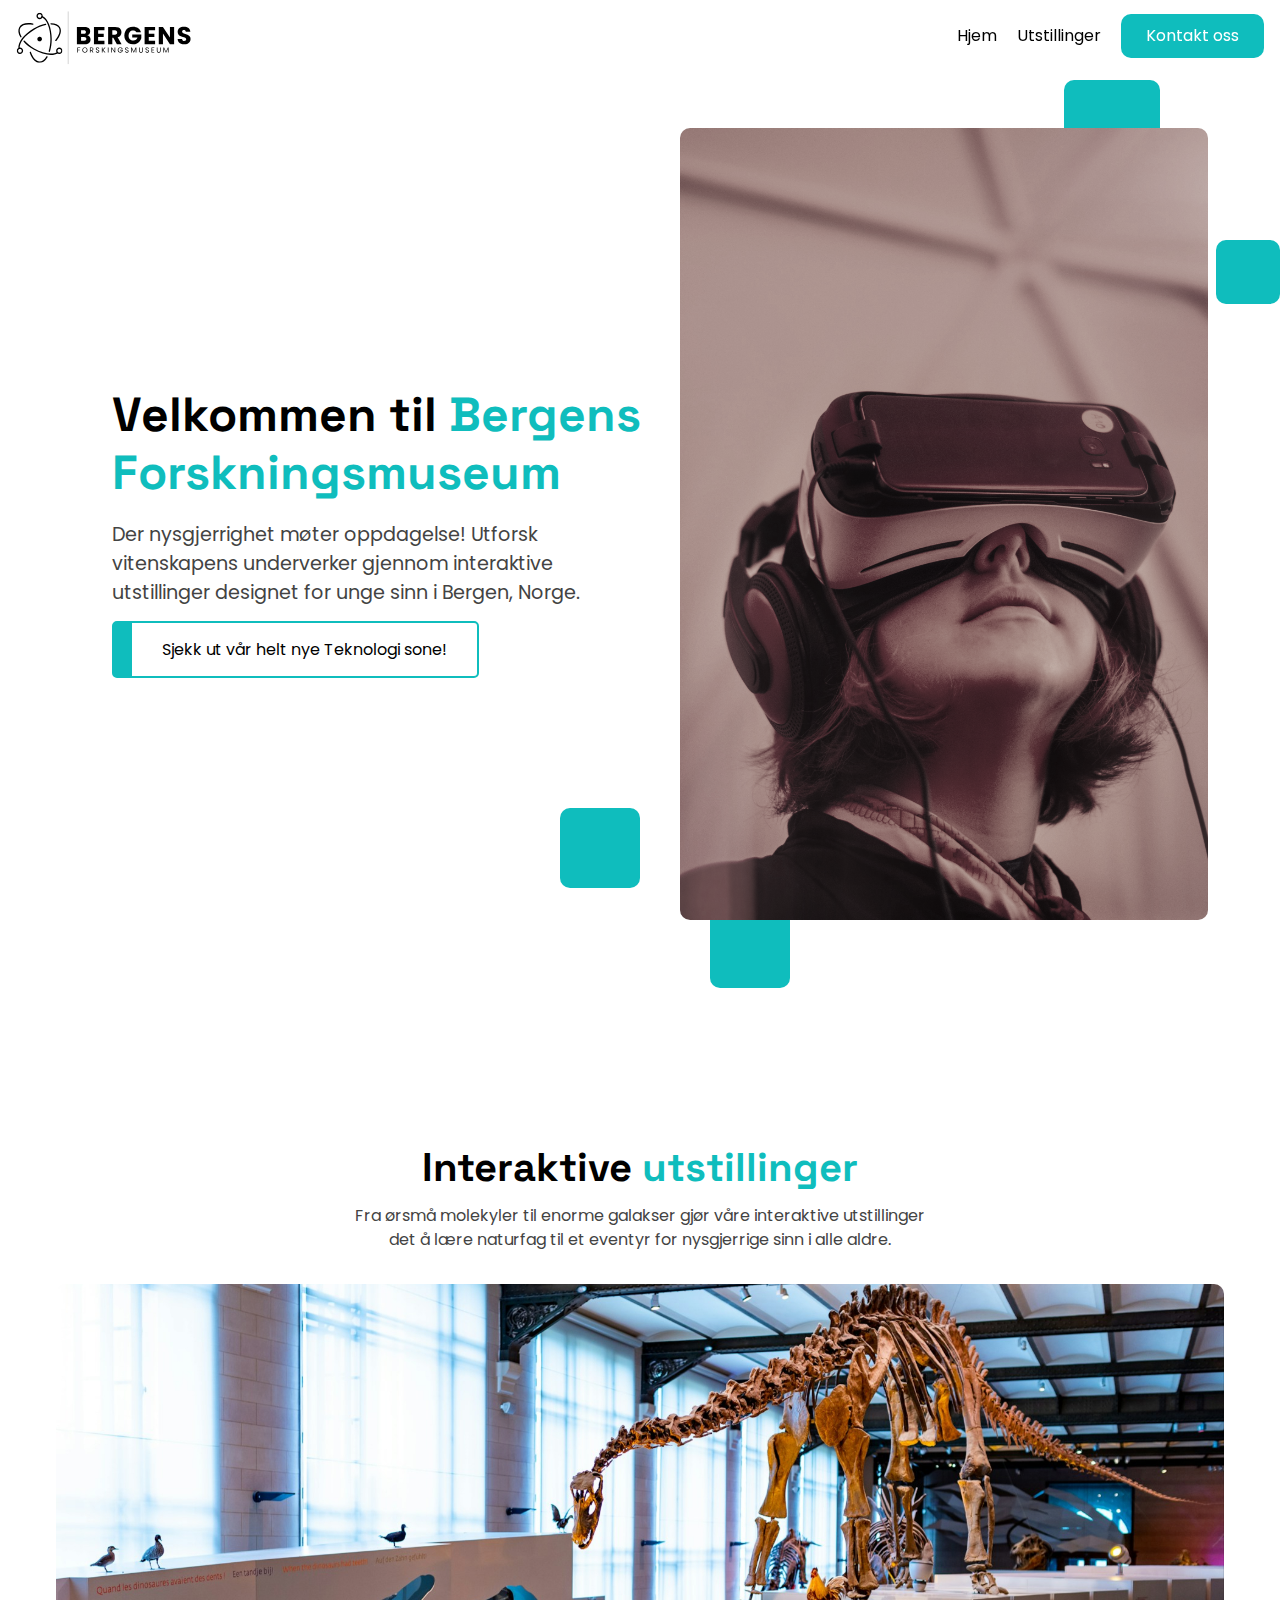
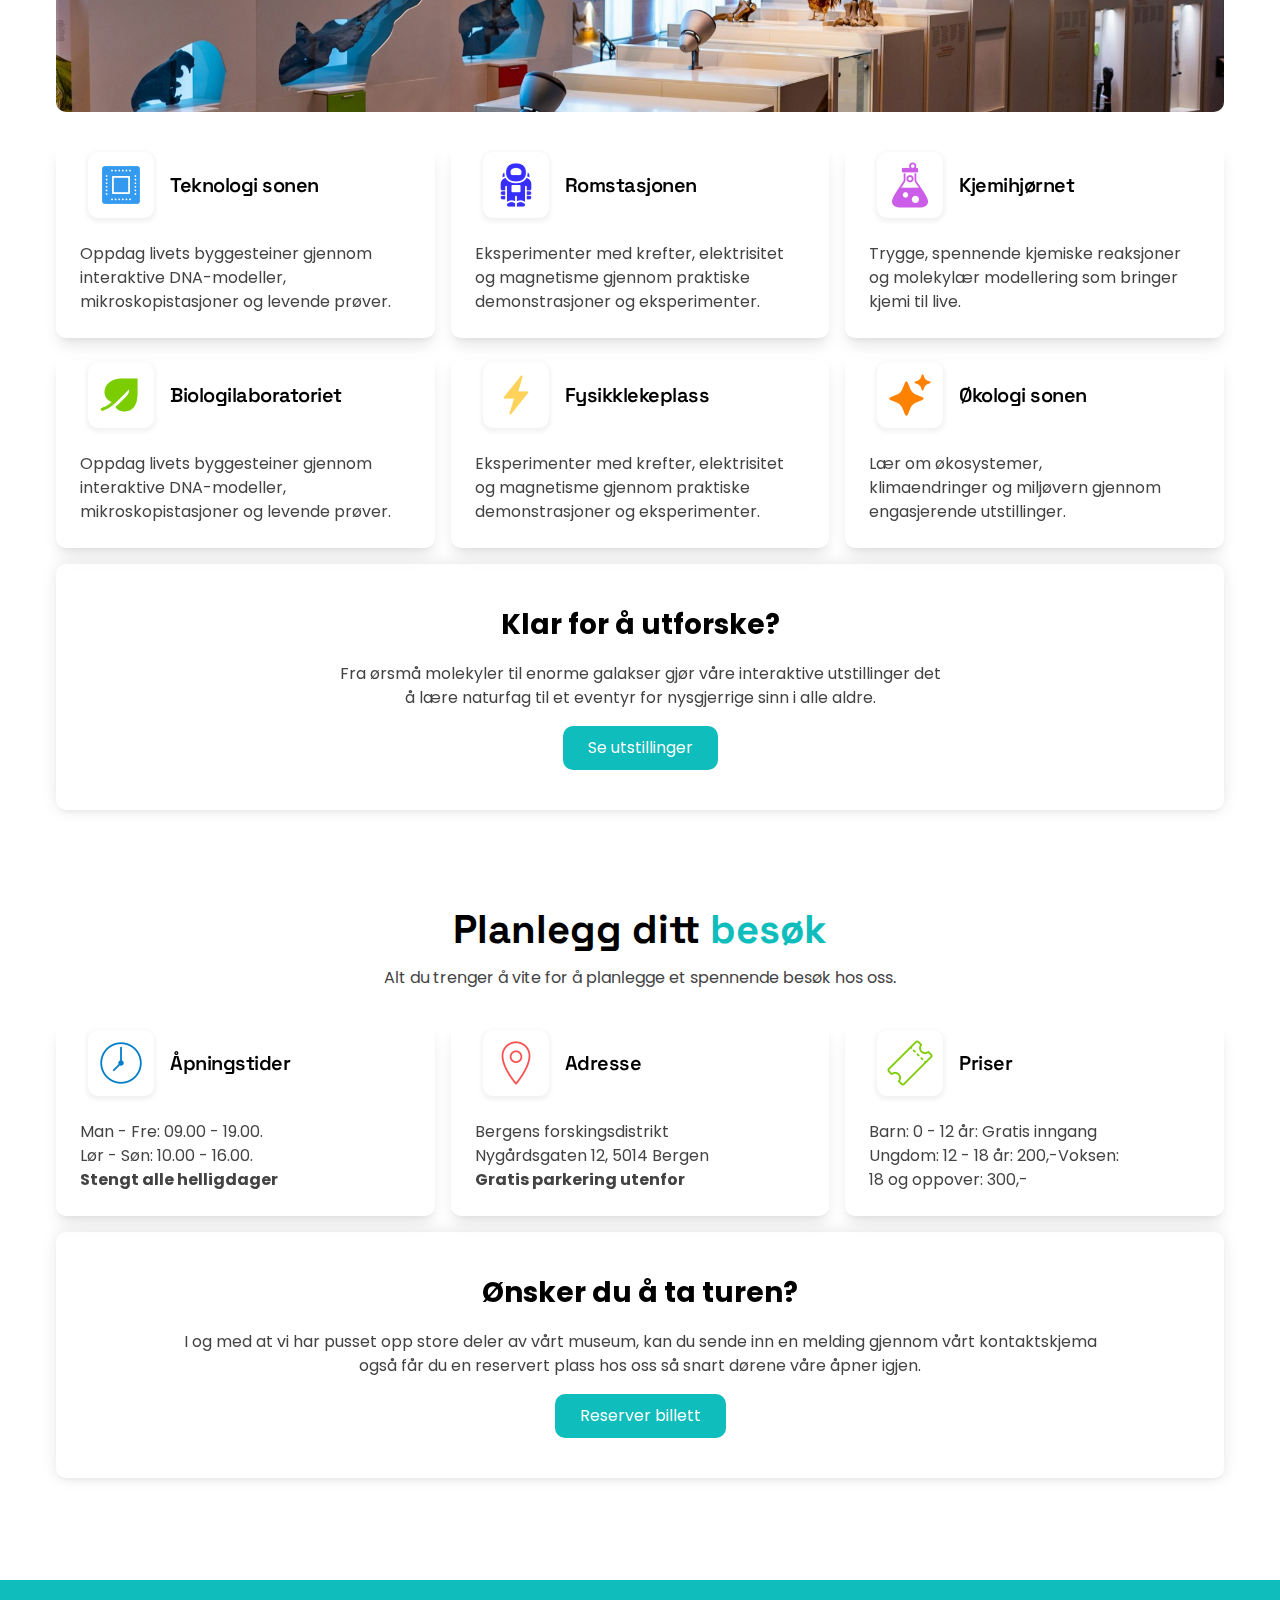
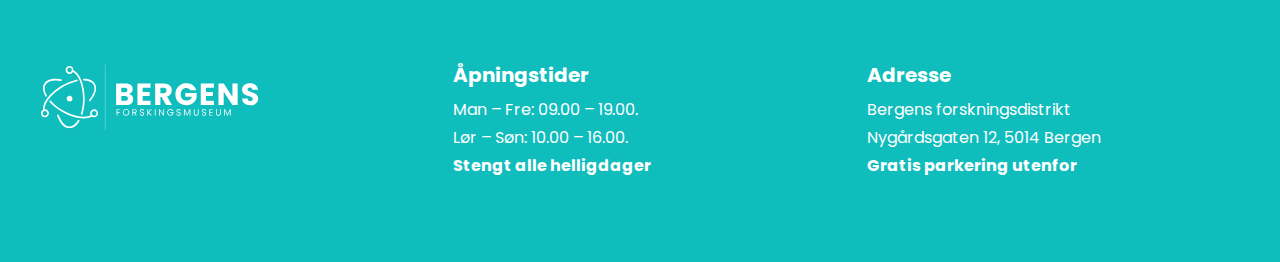
<file: index.html>
<!DOCTYPE html>
<html lang="en">
  <head>
    <meta charset="UTF-8" />
    <meta name="viewport" content="width=device-width, initial-scale=1.0" />
    <title>Bergens Forskningsmuseum</title>
    <link rel="stylesheet" href="styles.css" />
    <link rel="stylesheet" href="reset.css" />
    <link rel="stylesheet" href="header-fixed.css" />
    <script src="header.js"></script>
    <link rel="icon" href="images/bf-museum-fav-blue.png" />
  </head>
  <header id="site-header">
    <a href="index.html">
      <img src="images/bf-museum-logo.svg" alt="Logo" style="width: 200px" />
    </a>
    <!-- Hamburger button -->
    <button id="mobile-menu-toggle" aria-label="Åpne meny">
      <span class="hamburger"></span>
      <span class="hamburger"></span>
      <span class="hamburger"></span>
    </button>
    <nav class="nav">
      <a href="index.html">Hjem</a>
      <a href="exhibits.html">Utstillinger</a>
      <a href="contact.html">
        <button class="btn-primary">Kontakt oss</button>
      </a>
    </nav>
    <!-- Mobile menu -->
    <nav id="mobile-menu" class="mobile-menu">
      <a href="index.html">Hjem</a>
      <a href="exhibits.html">Utstillinger</a>
      <a href="contact.html">Kontakt oss</a>
    </nav>
  </header>
  <body>
    <section class="hero-container">
      <div class="hero-content">
        <h1>
          Velkommen til
          <span class="highlight">Bergens Forskningsmuseum</span>
        </h1>
        <p>
          Der nysgjerrighet møter oppdagelse! Utforsk vitenskapens underverker
          gjennom interaktive utstillinger designet for unge sinn i Bergen,
          Norge.
        </p>
        <a href="technology.html" class="hero-button"
          >Sjekk ut vår helt nye Teknologi sone!</a
        >
      </div>
      <div>
        <img
          src="images/samuel-zeller-158996.jpg"
          alt="Child with VR glasses"
          class="hero-image"
          width="600"
        />
      </div>

      <div
        class="floating-shape animate-float"
        style="width: 96px; height: 96px; top: 80px; right: 80px"
      ></div>
      <div
        class="floating-shape animate-bounce-gentle"
        style="width: 64px; height: 64px; top: 240px; right: -40px"
      ></div>
      <div
        class="floating-shape animate-float"
        style="
          width: 80px;
          height: 80px;
          bottom: 160px;
          right: 600px;
          animation-delay: 1s;
        "
      ></div>
      <div
        class="floating-shape animate-float"
        style="
          width: 80px;
          height: 80px;
          bottom: 60px;
          right: 450px;
          animation-delay: 2s;
        "
      ></div>
    </section>

    <section class="exhibits-container">
      <h2>Interaktive <span class="highlight">utstillinger</span></h2>
      <p>
        Fra ørsmå molekyler til enorme galakser gjør våre interaktive
        utstillinger <br />
        det å lære naturfag til et eventyr for nysgjerrige sinn i alle aldre.
      </p>
      <div class="exhibit-showcase">
        <img
          src="images/michael-van-kerckhove-3FzoZ-f_6GM-unsplash (1).jpg"
          alt="Interactive Exhibit"
          class="exhibit-image"
          width="1200px"
        />
        <div class="exhibition-cards">
          <a href="technology.html" class="link-wrapper">
            <div class="exhibition-card">
              <div class="card-header">
                <div class="header-content">
                  <div class="icon-container">
                    <img
                      src="icons/icons8-cpu-100.png"
                      alt="Technology Icon"
                      width="50"
                      height="50"
                    />
                  </div>
                  <h3 class="card-title">Teknologi sonen</h3>
                </div>
              </div>
              <div class="card-content">
                <p>
                  Oppdag livets byggesteiner gjennom interaktive DNA-modeller,
                  mikroskopistasjoner og levende prøver.
                </p>
              </div>
            </div>
          </a>

          <div class="exhibition-card">
            <div class="card-header">
              <div class="header-content">
                <div class="icon-container">
                  <img
                    src="icons/icons8-space-100.png"
                    alt="Space Icon"
                    width="50"
                    height="50"
                  />
                </div>
                <h3 class="card-title">Romstasjonen</h3>
              </div>
            </div>
            <div class="card-content">
              <p>
                Eksperimenter med krefter, elektrisitet og magnetisme gjennom
                praktiske demonstrasjoner og eksperimenter.
              </p>
            </div>
          </div>
          <div class="exhibition-card">
            <div class="card-header">
              <div class="header-content">
                <div class="icon-container">
                  <img
                    src="icons/icons8-chemistry-100.png"
                    alt="Chemistry Icon"
                    width="50"
                    height="50"
                  />
                </div>
                <h3 class="card-title">Kjemihjørnet</h3>
              </div>
            </div>
            <div class="card-content">
              <p>
                Trygge, spennende kjemiske reaksjoner og molekylær modellering
                som bringer kjemi til live.
              </p>
            </div>
          </div>
          <div class="exhibition-card">
            <div class="card-header">
              <div class="header-content">
                <div class="icon-container">
                  <img
                    src="icons/icons8-biology-90.png"
                    alt="Biology Icon"
                    width="50"
                    height="50"
                  />
                </div>
                <h3 class="card-title">Biologilaboratoriet</h3>
              </div>
            </div>
            <div class="card-content">
              <p>
                Oppdag livets byggesteiner gjennom interaktive DNA-modeller,
                mikroskopistasjoner og levende prøver.
              </p>
            </div>
          </div>
          <div class="exhibition-card">
            <div class="card-header">
              <div class="header-content">
                <div class="icon-container">
                  <img
                    src="icons/icons8-energy-100 (1).png"
                    alt="Physics Icon"
                    width="50"
                    height="50"
                  />
                </div>
                <h3 class="card-title">Fysikklekeplass</h3>
              </div>
            </div>
            <div class="card-content">
              <p>
                Eksperimenter med krefter, elektrisitet og magnetisme gjennom
                praktiske demonstrasjoner og eksperimenter.
              </p>
            </div>
          </div>
          <div class="exhibition-card">
            <div class="card-header">
              <div class="header-content">
                <div class="icon-container">
                  <img
                    src="icons/icons8-stars-100 (1).png"
                    alt="Ecology Icon"
                    width="50"
                    height="50"
                  />
                </div>
                <h3 class="card-title">Økologi sonen</h3>
              </div>
            </div>
            <div class="card-content">
              <p>
                Lær om økosystemer, klimaendringer og miljøvern gjennom
                engasjerende utstillinger.
              </p>
            </div>
          </div>
        </div>
      </div>

      <div class="explore-card">
        <h3 class="explore-title">Klar for å utforske?</h3>
        <p class="explore-text">
          Fra ørsmå molekyler til enorme galakser gjør våre interaktive
          utstillinger det<br />
          å lære naturfag til et eventyr for nysgjerrige sinn i alle aldre.
        </p>
        <a href="exhibits.html" class="btn-primary">Se utstillinger</a>
      </div>
    </section>

    <section class="visit-container">
      <h2>Planlegg ditt <span class="highlight">besøk</span></h2>
      <p class="visit-text">
        Alt du trenger å vite for å planlegge et spennende besøk hos oss.
      </p>

      <div class="visit-cards">
        <div class="visit-card">
          <div class="card-header">
            <div class="header-content">
              <div class="icon-container">
                <img
                  src="icons/icons8-clock-100 (3).png"
                  alt="Clock Icon"
                  width="50"
                  height="50"
                />
              </div>
              <h3 class="card-title">Åpningstider</h3>
            </div>
          </div>
          <div class="card-content">
            <p>
              Man - Fre: 09.00 - 19.00.<br />Lør - Søn: 10.00 - 16.00.<br /><strong
                >Stengt alle helligdager</strong
              >
            </p>
          </div>
        </div>

        <div class="visit-card">
          <div class="card-header">
            <div class="header-content">
              <div class="icon-container">
                <img
                  src="icons/icons8-location-100.png"
                  alt="Location Icon"
                  width="50"
                  height="50"
                />
              </div>
              <h3 class="card-title">Adresse</h3>
            </div>
          </div>
          <div class="card-content">
            <p>
              Bergens forskingsdistrikt<br />Nygårdsgaten 12, 5014 Bergen<br /><strong
                >Gratis parkering utenfor</strong
              >
            </p>
          </div>
        </div>

        <div class="visit-card">
          <div class="card-header">
            <div class="header-content">
              <div class="icon-container">
                <img
                  src="icons/icons8-ticket-100.png"
                  alt="Ticket Icon"
                  width="50"
                  height="50"
                />
              </div>
              <h3 class="card-title">Priser</h3>
            </div>
          </div>
          <div class="card-content">
            <p>
              Barn: 0 - 12 år: Gratis inngang<br />
              Ungdom: 12 - 18 år: 200,-Voksen:<br />
              18 og oppover: 300,-
            </p>
          </div>
        </div>
      </div>

      <div class="contact-card">
        <h3 class="explore-title">Ønsker du å ta turen?</h3>
        <p class="explore-text">
          I og med at vi har pusset opp store deler av vårt museum, kan du sende
          inn en melding gjennom vårt kontaktskjema<br />
          også får du en reservert plass hos oss så snart dørene våre åpner
          igjen.
        </p>
        <a href="contact.html" class="btn-primary">Reserver billett</a>
      </div>
    </section>
    <footer class="footer">
      <div class="footer-container">
        <div class="footer-logo">
          <a href="index.html"
            ><img
              src="images/bf-museum-logo-hvit.svg"
              width="200px"
              alt="Bergens forskningsmuseum logo"
          /></a>
        </div>

        <div class="footer-hours">
          <h3>Åpningstider</h3>
          <p>Man – Fre: 09.00 – 19.00.</p>
          <p>Lør – Søn: 10.00 – 16.00.</p>
          <p><strong>Stengt alle helligdager</strong></p>
        </div>

        <div class="footer-address">
          <h3>Adresse</h3>
          <p>Bergens forskningsdistrikt</p>
          <p>Nygårdsgaten 12, 5014 Bergen</p>
          <p><strong>Gratis parkering utenfor</strong></p>
        </div>
      </div>
    </footer>
  </body>
</html>
</file>
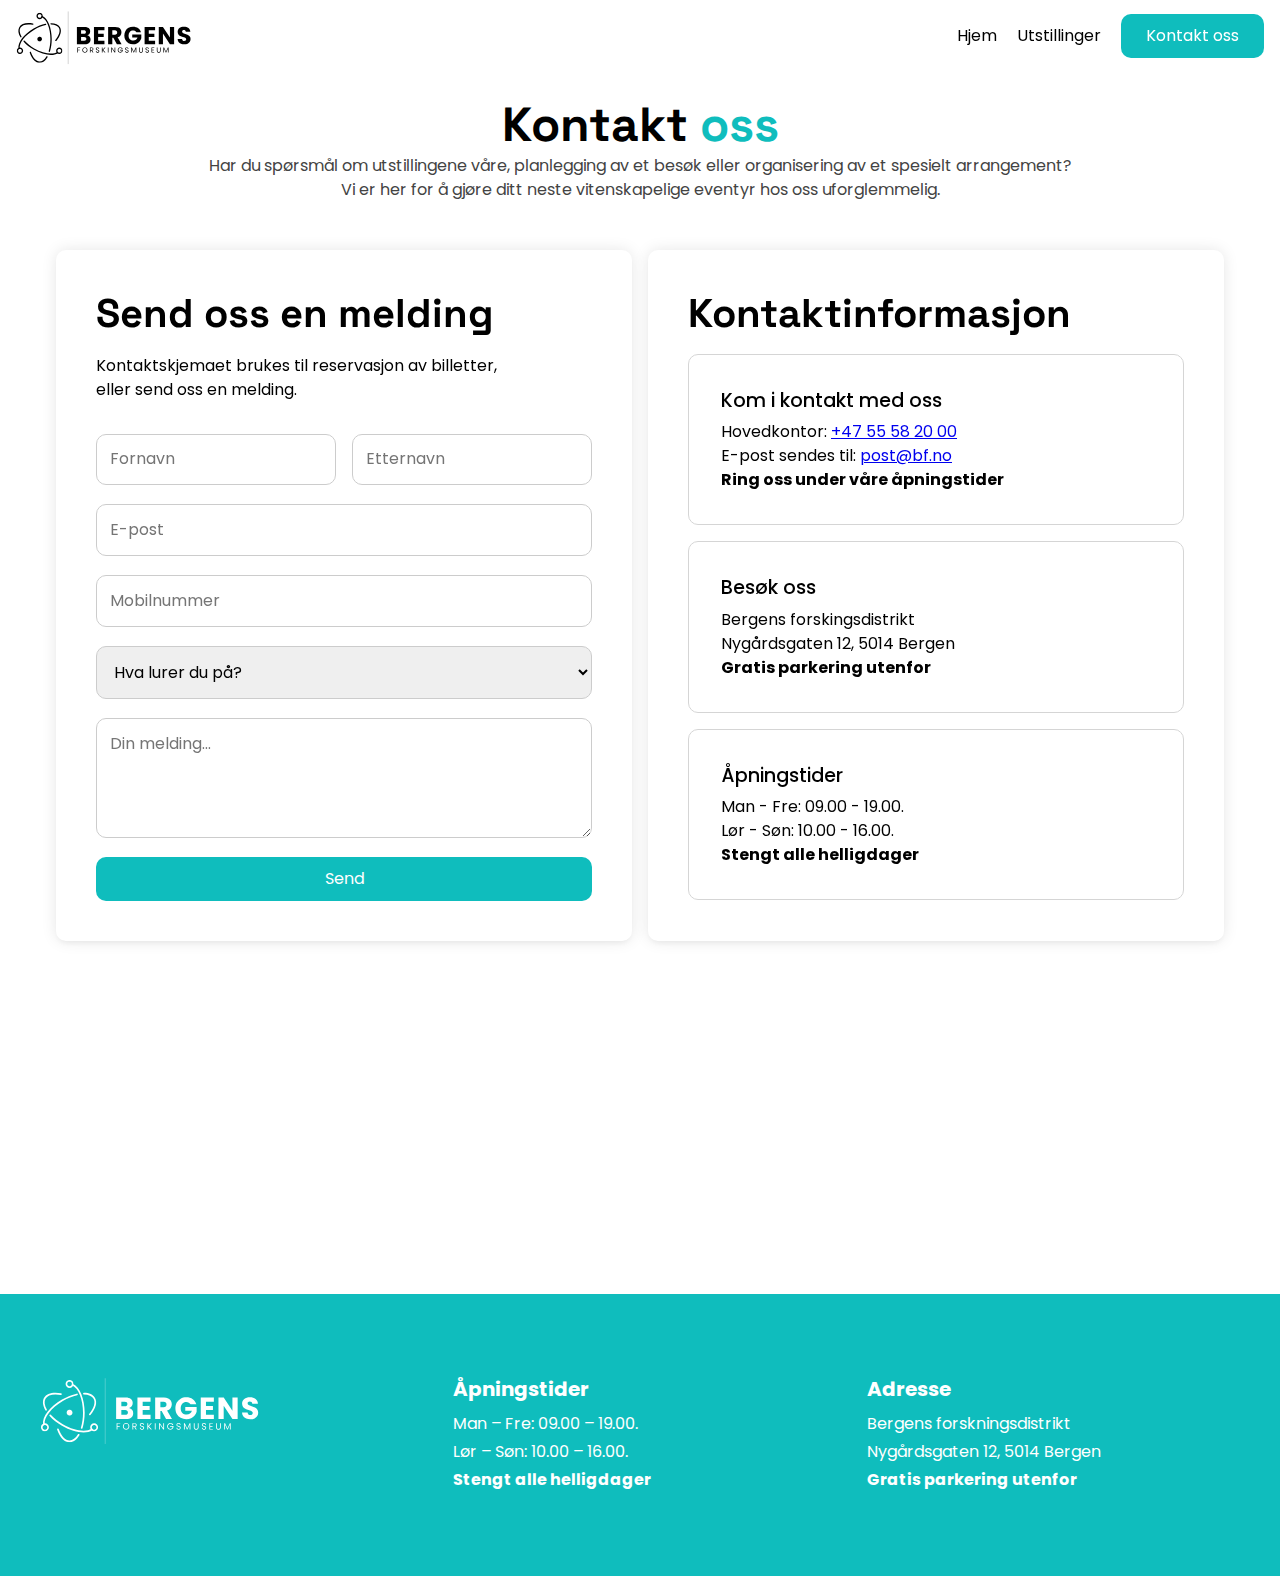
<file: contact.html>
<!DOCTYPE html>
<html lang="en">
  <head>
    <meta charset="UTF-8" />
    <meta name="viewport" content="width=device-width, initial-scale=1.0" />
    <meta
      name="description"
      content="Kontakt Bergens Forskningsmuseum for spørsmål om utstillinger, billetter og arrangementer."
    />
    <title>Bergens Forskningsmuseum - Kontakt</title>
    <link rel="stylesheet" href="styles.css" />
    <link rel="stylesheet" href="reset.css" />
    <link rel="stylesheet" href="header-fixed.css" />
    <script src="header.js"></script>
    <link rel="icon" href="images/bf-museum-fav-blue.png" />
  </head>
  <header id="site-header">
    <a href="index.html">
      <img src="images/bf-museum-logo.svg" alt="Logo" style="width: 200px" />
    </a>
    <!-- Hamburger button -->
    <button id="mobile-menu-toggle" aria-label="Åpne meny">
      <span class="hamburger"></span>
      <span class="hamburger"></span>
      <span class="hamburger"></span>
    </button>
    <nav class="nav">
      <a href="index.html">Hjem</a>
      <a href="exhibits.html">Utstillinger</a>
      <a href="contact.html">
        <button class="btn-primary">Kontakt oss</button>
      </a>
    </nav>
    <!-- Mobile menu -->
    <nav id="mobile-menu" class="mobile-menu">
      <a href="index.html">Hjem</a>
      <a href="exhibits.html">Utstillinger</a>
      <a href="contact.html">Kontakt oss</a>
    </nav>
  </header>
  <body class="page-contact">
    <section class="contact-container">
      <h1>Kontakt <span class="highlight">oss</span></h1>
      <p>
        Har du spørsmål om utstillingene våre, planlegging av et besøk eller
        organisering av et spesielt arrangement?<br />
        Vi er her for å gjøre ditt neste vitenskapelige eventyr hos oss
        uforglemmelig.
      </p>
    </section>
    <section class="contact-grid">
      <div class="contact-card">
        <h2>Send oss en melding</h2>
        <p>
          Kontaktskjemaet brukes til reservasjon av billetter,<br />
          eller send oss en melding.
        </p>
        <form>
          <div class="contact-name">
            <input type="text" name="fornavn" placeholder="Fornavn" required />
            <input
              type="text"
              name="etternavn"
              placeholder="Etternavn"
              required
            />
          </div>

          <input type="email" name="epost" placeholder="E-post" required />

          <input type="tel" name="mobil" placeholder="Mobilnummer" required />

          <select name="kategori" required>
            <option value="">Hva lurer du på?</option>
            <option value="billett">Billettreservasjon</option>
            <option value="sporsmal">Spørsmål</option>
            <option value="annet">Andre henvendelser</option>
          </select>

          <textarea name="melding" placeholder="Din melding..."></textarea>

          <button class="btn-primary" type="submit">Send</button>
        </form>
      </div>
      <div class="contact-card">
        <h2>Kontaktinformasjon</h2>
        <div class="contact-box">
          <h3>Kom i kontakt med oss</h3>
          <p>Hovedkontor: <a href="tel:+47 55 58 20 00">+47 55 58 20 00</a></p>
          <p>E-post sendes til: <a href="mailto:post@bf.no">post@bf.no</a></p>

          <p>
            <strong>Ring oss under våre åpningstider</strong>
          </p>
        </div>
        <div class="contact-box">
          <h3>Besøk oss</h3>
          <p>
            Bergens forskingsdistrikt<br />
            Nygårdsgaten 12, 5014 Bergen <br />
            <strong>Gratis parkering utenfor</strong>
          </p>
        </div>
        <div class="contact-box">
          <h3>Åpningstider</h3>
          <p>
            Man - Fre: 09.00 - 19.00.<br />Lør - Søn: 10.00 - 16.00.<br />
            <strong>Stengt alle helligdager</strong>
          </p>
        </div>
      </div>
    </section>
    <iframe
      class="map"
      src="https://www.google.com/maps/embed?pb=!1m18!1m12!1m3!1d1971.4154891671785!2d5.323187477903333!3d60.38881512576726!2m3!1f0!2f0!3f0!3m2!1i1024!2i768!4f13.1!3m3!1m2!1s0x463cfea9870053d7%3A0x505a76fcc707dc34!2sNyg%C3%A5rdsgaten%2012%2C%205015%20Bergen!5e0!3m2!1sen!2sno!4v1757684428492!5m2!1sen!2sno"
      width="100%"
      height="250"
      style="border: 0"
      allowfullscreen=""
      loading="lazy"
      referrerpolicy="no-referrer-when-downgrade"
    ></iframe>
    <footer class="footer">
      <div class="footer-container">
        <div class="footer-logo">
          <a href="index.html"
            ><img
              src="images/bf-museum-logo-hvit.svg"
              width="200px"
              alt="Bergens forskningsmuseum logo"
          /></a>
        </div>

        <div class="footer-hours">
          <h3>Åpningstider</h3>
          <p>Man – Fre: 09.00 – 19.00.</p>
          <p>Lør – Søn: 10.00 – 16.00.</p>
          <p><strong>Stengt alle helligdager</strong></p>
        </div>

        <div class="footer-address">
          <h3>Adresse</h3>
          <p>Bergens forskningsdistrikt</p>
          <p>Nygårdsgaten 12, 5014 Bergen</p>
          <p><strong>Gratis parkering utenfor</strong></p>
        </div>
      </div>
    </footer>
  </body>
</html>
</file>
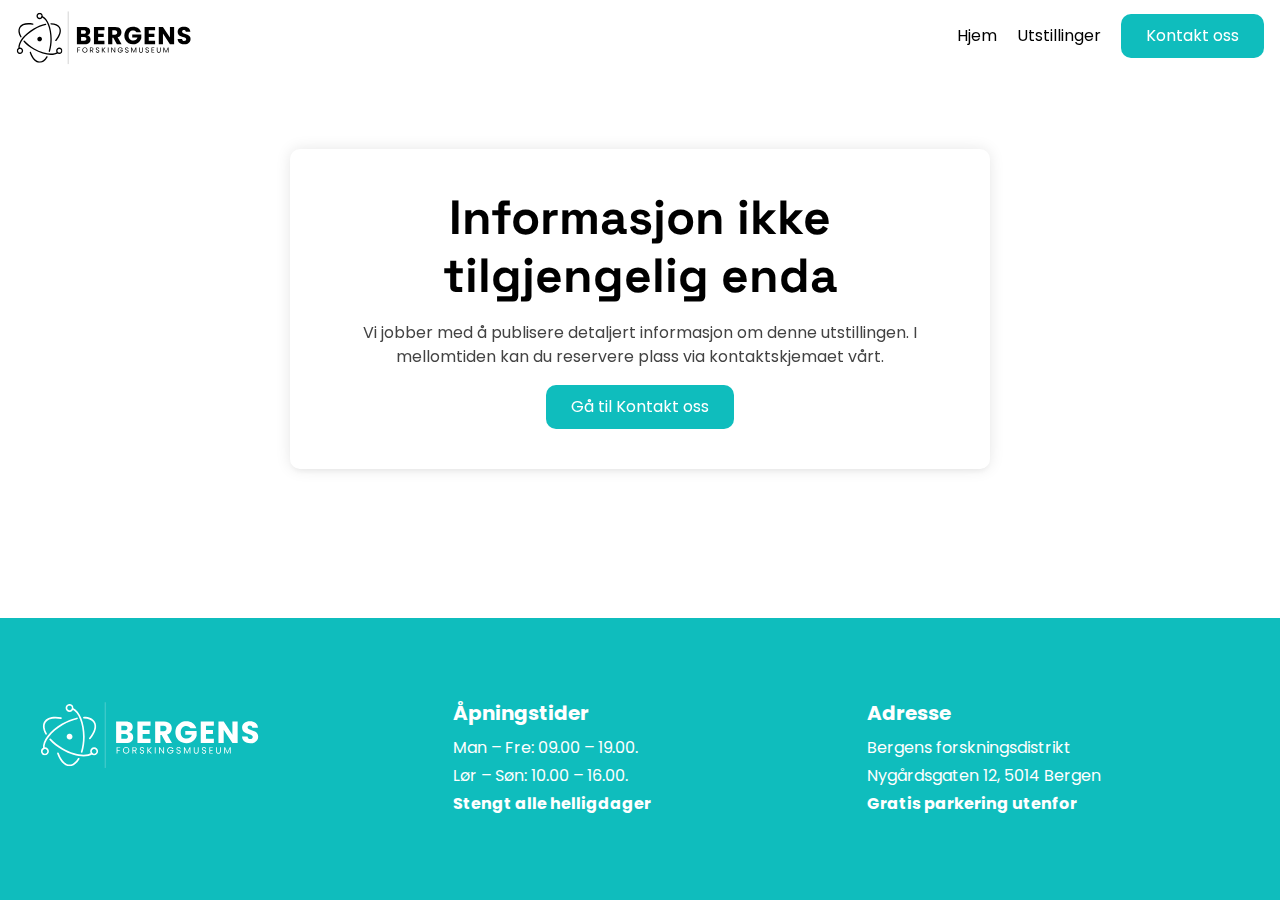
<file: exhibit-unavailable.html>
<!doctype html>
<html lang="nb">
  <head>
    <meta charset="UTF-8" />
    <meta name="viewport" content="width=device-width, initial-scale=1.0" />
    <title>Bergens Forskningsmuseum - Informasjon ikke tilgjengelig</title>
    <meta
      name="description"
      content="Informasjon om denne utstillingen er ikke tilgjengelig enda. Ta kontakt for reservasjon."
    />

    <link rel="stylesheet" href="styles.css" />
    <link rel="stylesheet" href="reset.css" />
    <link rel="stylesheet" href="header-fixed.css" />
    <script src="header.js"></script>
    <link rel="icon" href="images/bf-museum-fav-blue.png" />
  </head>
  <header id="site-header">
    <a href="index.html">
      <img src="images/bf-museum-logo.svg" alt="Logo" style="width: 200px" />
    </a>
    <button id="mobile-menu-toggle" aria-label="Åpne meny">
      <span class="hamburger"></span>
      <span class="hamburger"></span>
      <span class="hamburger"></span>
    </button>
    <nav class="nav">
      <a href="index.html">Hjem</a>
      <a href="exhibits.html">Utstillinger</a>
      <a href="contact.html">
        <button class="btn-primary">Kontakt oss</button>
      </a>
    </nav>
    <nav id="mobile-menu" class="mobile-menu">
      <a href="index.html">Hjem</a>
      <a href="exhibits.html">Utstillinger</a>
      <a href="contact.html">Kontakt oss</a>
    </nav>
  </header>
  <body class="page-unavailable">
    <main class="exhibits-container">
      <div class="contact-card">
        <h1>Informasjon ikke tilgjengelig enda</h1>
        <p class="explore-text">
          Vi jobber med å publisere detaljert informasjon om denne utstillingen.
          I mellomtiden kan du reservere plass via kontaktskjemaet vårt.
        </p>
        <a href="contact.html" class="btn-primary">Gå til Kontakt oss</a>
      </div>
    </main>

    <footer class="footer">
      <div class="footer-container">
        <div class="footer-logo">
          <a href="index.html"
            ><img
              src="images/bf-museum-logo-hvit.svg"
              width="200px"
              alt="Bergens forskningsmuseum logo"
          /></a>
        </div>

        <div class="footer-hours">
          <h3>Åpningstider</h3>
          <p>Man – Fre: 09.00 – 19.00.</p>
          <p>Lør – Søn: 10.00 – 16.00.</p>
          <p><strong>Stengt alle helligdager</strong></p>
        </div>

        <div class="footer-address">
          <h3>Adresse</h3>
          <p>Bergens forskningsdistrikt</p>
          <p>Nygårdsgaten 12, 5014 Bergen</p>
          <p><strong>Gratis parkering utenfor</strong></p>
        </div>
      </div>
    </footer>
  </body>
</html>
</file>
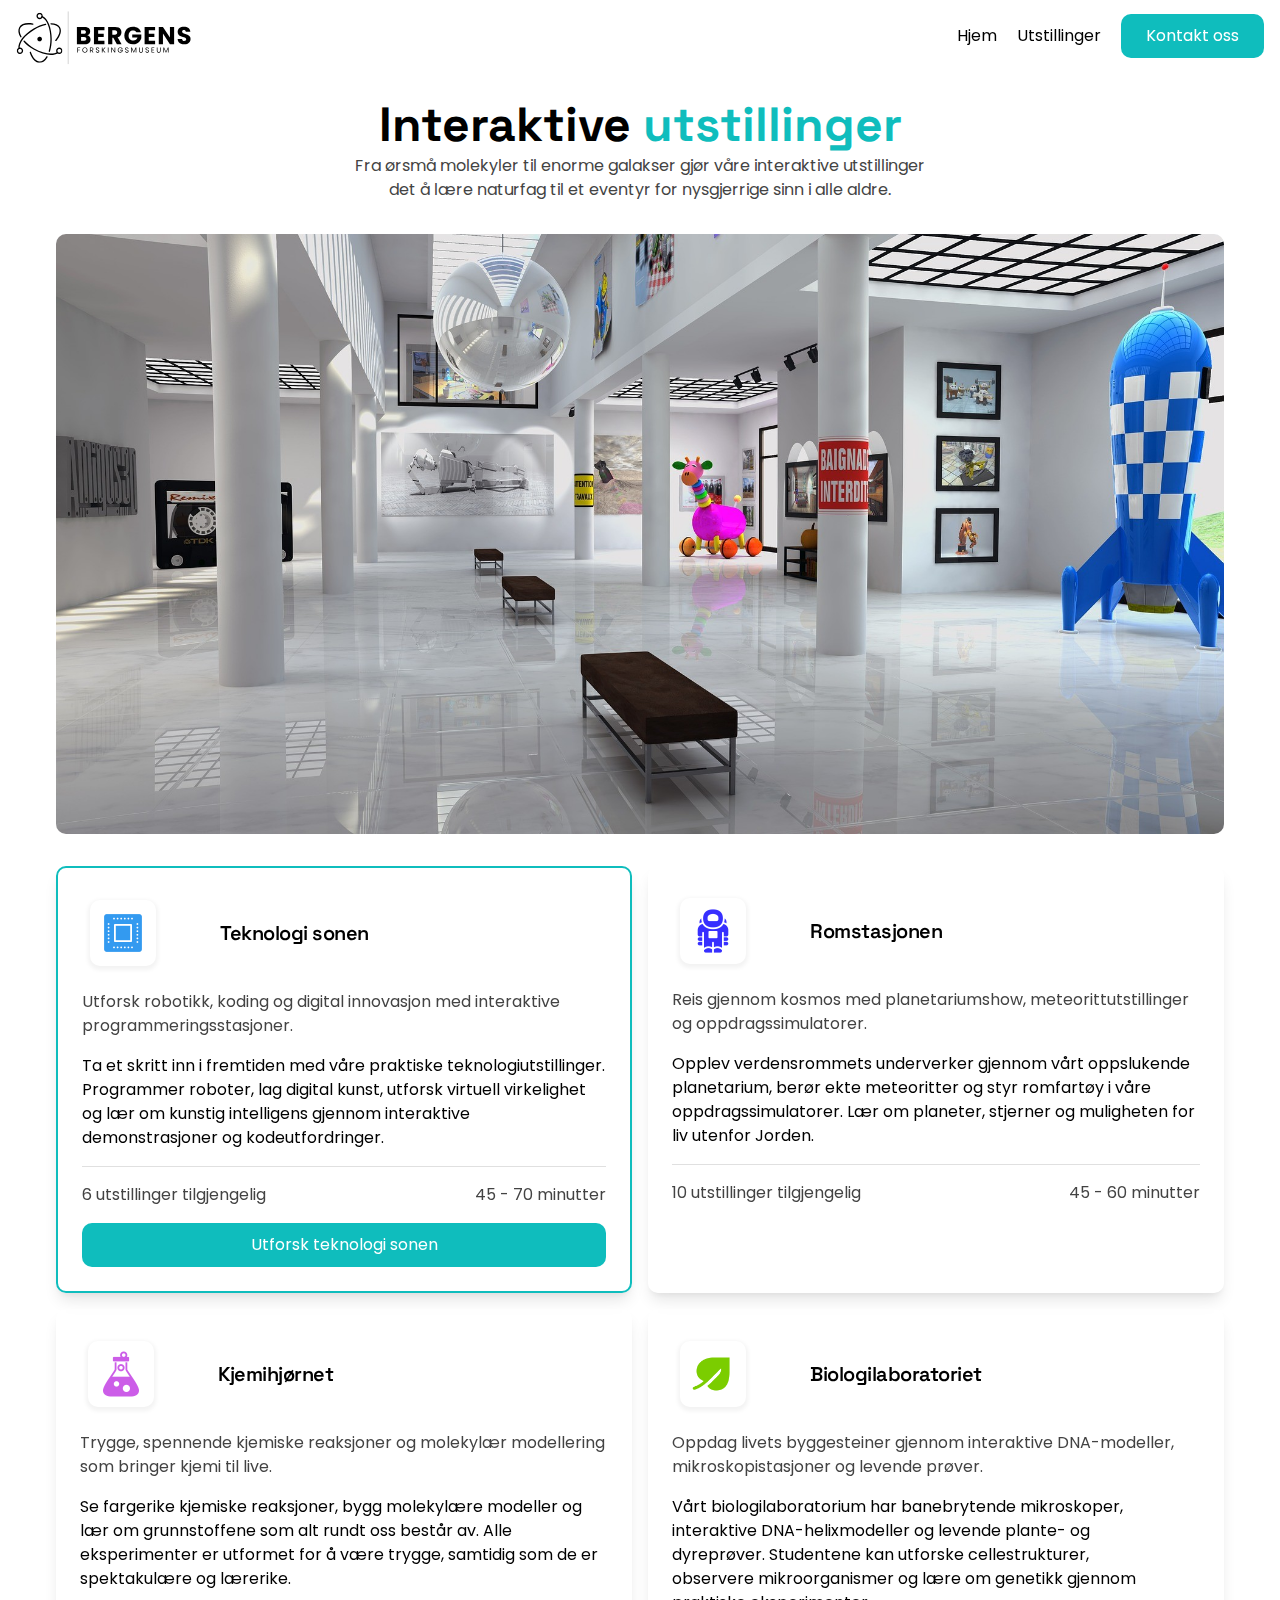
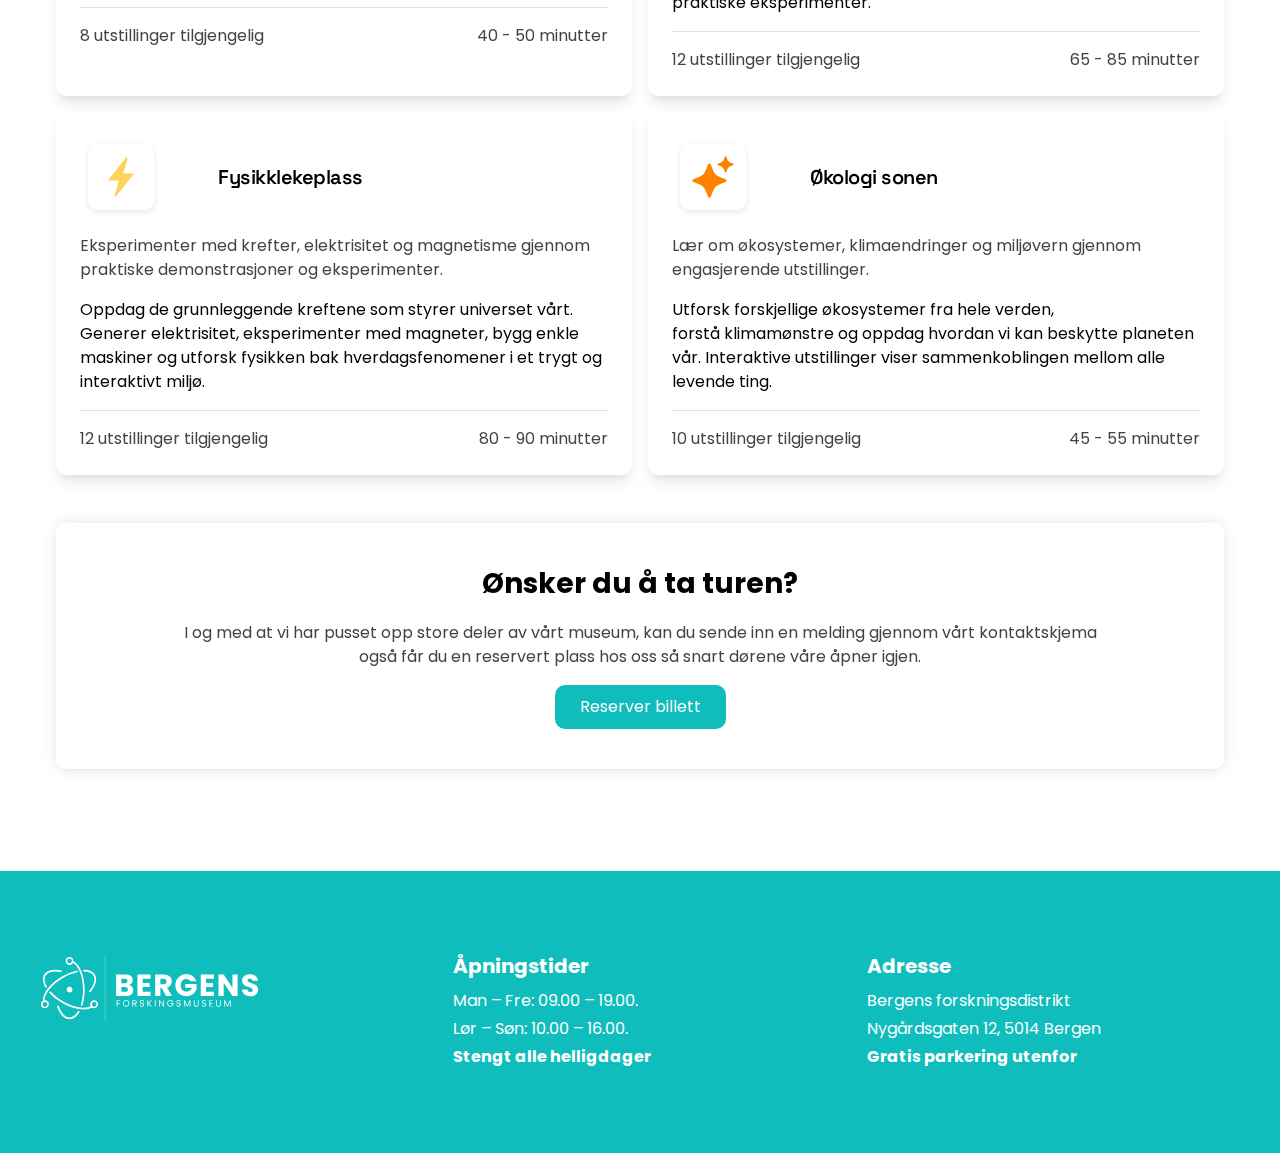
<file: exhibits.html>
<!DOCTYPE html>
<html lang="en">
  <head>
    <meta charset="UTF-8" />
    <meta name="viewport" content="width=device-width, initial-scale=1.0" />
    <title>Bergens Forskningsmuseum - Utstillinger</title>
    <meta
      name="description"
      content="Oppdag Bergens Forskningsmuseums utstillinger - Teknologi, verdensrommet, kjemi, fysikk og spennende forskningsprosjekter."
    />

    <link rel="stylesheet" href="styles.css" />
    <link rel="stylesheet" href="reset.css" />
    <link rel="stylesheet" href="header-fixed.css" />
    <script src="header.js"></script>
    <link rel="icon" href="images/bf-museum-fav-blue.png" />
  </head>
  <header id="site-header">
    <a href="index.html">
      <img src="images/bf-museum-logo.svg" alt="Logo" style="width: 200px" />
    </a>
    <!-- Hamburger button -->
    <button id="mobile-menu-toggle" aria-label="Åpne meny">
      <span class="hamburger"></span>
      <span class="hamburger"></span>
      <span class="hamburger"></span>
    </button>
    <nav class="nav">
      <a href="index.html">Hjem</a>
      <a href="exhibits.html">Utstillinger</a>
      <a href="contact.html">
        <button class="btn-primary">Kontakt oss</button>
      </a>
    </nav>
    <!-- Mobile menu -->
    <nav id="mobile-menu" class="mobile-menu">
      <a href="index.html">Hjem</a>
      <a href="exhibits.html">Utstillinger</a>
      <a href="contact.html">Kontakt oss</a>
    </nav>
  </header>
  <body class="page-exhibitions">
    <section class="exhibits-container">
      <h1>Interaktive <span class="highlight">utstillinger</span></h1>
      <p>
        Fra ørsmå molekyler til enorme galakser gjør våre interaktive
        utstillinger <br />
        det å lære naturfag til et eventyr for nysgjerrige sinn i alle aldre.
      </p>
      <div class="exhibit-showcase">
        <img
          src="images/exhibition-1863344_1920.jpg"
          alt="Interactive Exhibit"
          class="exhibit-image"
          width="1200px"
          height="600px"
        />
        <div class="exhibition-cards">
          <div class="exhibition-card tech-card">
            <div class="card-header">
              <div class="header-content">
                <div class="icon-container">
                  <img
                    src="icons/icons8-cpu-100.png"
                    alt="Technology Icon"
                    width="50"
                    height="50"
                  />
                </div>
                <h3 class="card-title">Teknologi sonen</h3>
              </div>
            </div>
            <div class="card-content">
              <p class="card-intro">
                Utforsk robotikk, koding og digital innovasjon med interaktive
                programmeringsstasjoner.
              </p>
              <p class="card-description">
                Ta et skritt inn i fremtiden med våre praktiske
                teknologiutstillinger. Programmer roboter, lag digital kunst,
                utforsk virtuell virkelighet og lær om kunstig intelligens
                gjennom interaktive demonstrasjoner og kodeutfordringer.
              </p>
              <hr class="card-separator" />
              <div class="footer-content">
                <p>6 utstillinger tilgjengelig</p>
                <p>45 - 70 minutter</p>
              </div>
              <a href="technology.html" class="btn-primary"
                >Utforsk teknologi sonen</a
              >
            </div>
          </div>

          <div class="exhibition-card">
            <div class="card-header">
              <div class="header-content">
                <div class="icon-container">
                  <img
                    src="icons/icons8-space-100.png"
                    alt="Space Icon"
                    width="50"
                    height="50"
                  />
                </div>
                <h3 class="card-title">Romstasjonen</h3>
              </div>
            </div>
            <div class="card-content">
              <p class="card-intro">
                Reis gjennom kosmos med planetariumshow, meteorittutstillinger
                og oppdragssimulatorer.
              </p>
              <p class="card-description">
                Opplev verdensrommets underverker gjennom vårt oppslukende
                planetarium, berør ekte meteoritter og styr romfartøy i våre
                oppdragssimulatorer. Lær om planeter, stjerner og muligheten for
                liv utenfor Jorden.
              </p>
              <hr class="card-separator" />
              <div class="footer-content">
                <p>10 utstillinger tilgjengelig</p>
                <p>45 - 60 minutter</p>
              </div>
            </div>
          </div>
          <div class="exhibition-card">
            <div class="card-header">
              <div class="header-content">
                <div class="icon-container">
                  <img
                    src="icons/icons8-chemistry-100.png"
                    alt="Chemistry Icon"
                    width="50"
                    height="50"
                  />
                </div>
                <h3 class="card-title">Kjemihjørnet</h3>
              </div>
            </div>
            <div class="card-content">
              <p class="card-intro">
                Trygge, spennende kjemiske reaksjoner og molekylær modellering
                som bringer kjemi til live.
              </p>
              <p class="card-description">
                Se fargerike kjemiske reaksjoner, bygg molekylære modeller og
                lær om grunnstoffene som alt rundt oss består av. Alle
                eksperimenter er utformet for å være trygge, samtidig som de er
                spektakulære og lærerike.
              </p>
              <hr class="card-separator" />
              <div class="footer-content">
                <p>8 utstillinger tilgjengelig</p>
                <p>40 - 50 minutter</p>
              </div>
            </div>
          </div>
          <div class="exhibition-card">
            <div class="card-header">
              <div class="header-content">
                <div class="icon-container">
                  <img
                    src="icons/icons8-biology-90.png"
                    alt="Biology Icon"
                    width="50"
                    height="50"
                  />
                </div>
                <h3 class="card-title">Biologilaboratoriet</h3>
              </div>
            </div>
            <div class="card-content">
              <p class="card-intro">
                Oppdag livets byggesteiner gjennom interaktive DNA-modeller,
                mikroskopistasjoner og levende prøver.
              </p>
              <p class="card-description">
                Vårt biologilaboratorium har banebrytende mikroskoper,
                interaktive DNA-helixmodeller og levende plante- og dyreprøver.
                Studentene kan utforske cellestrukturer, observere
                mikroorganismer og lære om genetikk gjennom praktiske
                eksperimenter.
              </p>
              <hr class="card-separator" />
              <div class="footer-content">
                <p>12 utstillinger tilgjengelig</p>
                <p>65 - 85 minutter</p>
              </div>
            </div>
          </div>
          <div class="exhibition-card">
            <div class="card-header">
              <div class="header-content">
                <div class="icon-container">
                  <img
                    src="icons/icons8-energy-100 (1).png"
                    alt="Physics Icon"
                    width="50"
                    height="50"
                  />
                </div>
                <h3 class="card-title">Fysikklekeplass</h3>
              </div>
            </div>
            <div class="card-content">
              <p class="card-intro">
                Eksperimenter med krefter, elektrisitet og magnetisme gjennom
                praktiske demonstrasjoner og eksperimenter.
              </p>
              <p class="card-description">
                Oppdag de grunnleggende kreftene som styrer universet vårt.
                Generer elektrisitet, eksperimenter med magneter, bygg enkle
                maskiner og utforsk fysikken bak hverdagsfenomener i et trygt og
                interaktivt miljø.
              </p>
              <hr class="card-separator" />
              <div class="footer-content">
                <p>12 utstillinger tilgjengelig</p>
                <p>80 - 90 minutter</p>
              </div>
            </div>
          </div>
          <div class="exhibition-card">
            <div class="card-header">
              <div class="header-content">
                <div class="icon-container">
                  <img
                    src="icons/icons8-stars-100 (1).png"
                    alt="Ecology Icon"
                    width="50"
                    height="50"
                  />
                </div>
                <h3 class="card-title">Økologi sonen</h3>
              </div>
            </div>
            <div class="card-content">
              <p class="card-intro">
                Lær om økosystemer, klimaendringer og miljøvern gjennom
                engasjerende utstillinger.
              </p>
              <p class="card-description">
                Utforsk forskjellige økosystemer fra hele verden, <br />forstå
                klimamønstre og oppdag hvordan vi kan beskytte planeten vår.
                Interaktive utstillinger viser sammenkoblingen mellom alle
                levende ting.
              </p>
              <hr class="card-separator" />
              <div class="footer-content">
                <p>10 utstillinger tilgjengelig</p>
                <p>45 - 55 minutter</p>
              </div>
            </div>
          </div>
        </div>
        <div class="contact-card" style="margin-top: 3rem">
          <h3 class="explore-title">Ønsker du å ta turen?</h3>
          <p class="explore-text">
            I og med at vi har pusset opp store deler av vårt museum, kan du
            sende inn en melding gjennom vårt kontaktskjema<br />
            også får du en reservert plass hos oss så snart dørene våre åpner
            igjen.
          </p>
          <a href="contact.html" class="btn-primary">Reserver billett</a>
        </div>
      </div>
    </section>

    <footer class="footer">
      <div class="footer-container">
        <div class="footer-logo">
          <a href="index.html"
            ><img
              src="images/bf-museum-logo-hvit.svg"
              width="200px"
              alt="Bergens forskningsmuseum logo"
          /></a>
        </div>

        <div class="footer-hours">
          <h3>Åpningstider</h3>
          <p>Man – Fre: 09.00 – 19.00.</p>
          <p>Lør – Søn: 10.00 – 16.00.</p>
          <p><strong>Stengt alle helligdager</strong></p>
        </div>

        <div class="footer-address">
          <h3>Adresse</h3>
          <p>Bergens forskningsdistrikt</p>
          <p>Nygårdsgaten 12, 5014 Bergen</p>
          <p><strong>Gratis parkering utenfor</strong></p>
        </div>
      </div>
    </footer>
  </body>
</html>
</file>
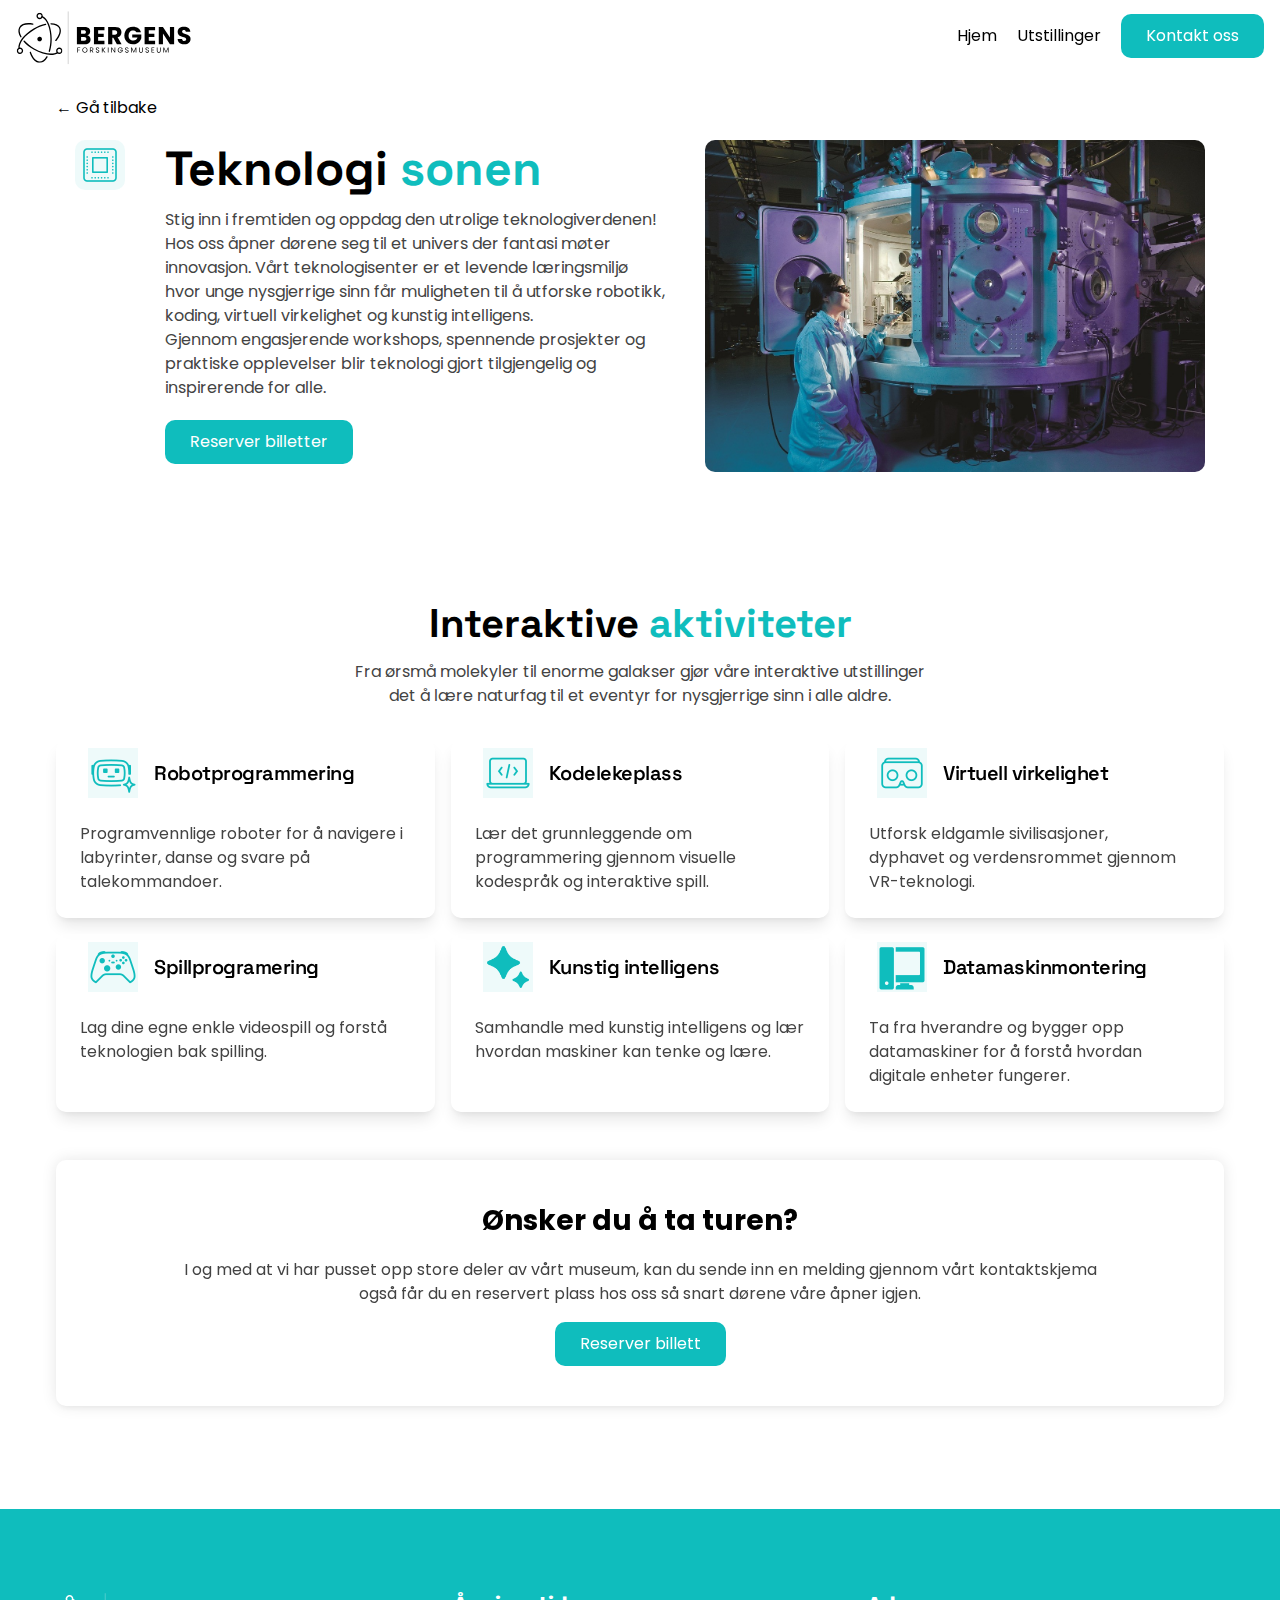
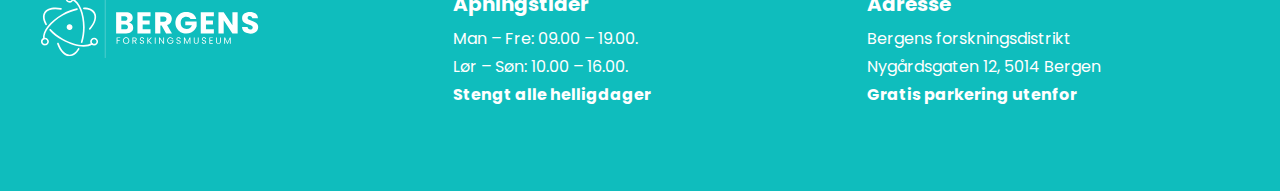
<file: technology.html>
<!DOCTYPE html>
<html lang="en">
  <head>
    <meta charset="UTF-8" />
    <meta name="viewport" content="width=device-width, initial-scale=1.0" />
    <title>Bergens Forskningsmuseum - Teknologi sonen</title>
    <meta
      name="description"
      content="Utforsk Teknologisonen ved Bergens Forskningsmuseum - spennende utstillinger om teknologi, innovasjon og fremtidens løsninger."
    />
    <link rel="stylesheet" href="styles.css" />
    <link rel="stylesheet" href="reset.css" />
    <link rel="stylesheet" href="header-fixed.css" />
    <script src="header.js"></script>
    <link rel="icon" href="images/bf-museum-fav-blue.png" />
  </head>
  <header id="site-header">
    <a href="index.html">
      <img src="images/bf-museum-logo.svg" alt="Logo" style="width: 200px" />
    </a>
    <!-- Hamburger button -->
    <button id="mobile-menu-toggle" aria-label="Åpne meny">
      <span class="hamburger"></span>
      <span class="hamburger"></span>
      <span class="hamburger"></span>
    </button>
    <nav class="nav">
      <a href="index.html">Hjem</a>
      <a href="exhibits.html">Utstillinger</a>
      <a href="contact.html">
        <button class="btn-primary">Kontakt oss</button>
      </a>
    </nav>
    <!-- Mobile menu -->
    <nav id="mobile-menu" class="mobile-menu">
      <a href="index.html">Hjem</a>
      <a href="exhibits.html">Utstillinger</a>
      <a href="contact.html">Kontakt oss</a>
    </nav>
  </header>
  <body class="technology-page">
    <section class="technology-hero">
      <button class="back-button" onclick="history.back()">
        &#8592; Gå tilbake
      </button>
      <div class="technology-hero-content">
        <div style="flex-shrink: 0">
          <img
            src="icons/icons8-cpu-100 (2).png"
            alt="Robot"
            class="technology-icons"
            width="50"
            height="50"
          />
        </div>

        <div class="hero-content">
          <h1>
            Teknologi
            <span class="highlight">sonen</span>
          </h1>
          <p class="hero-text">
            Stig inn i fremtiden og oppdag den utrolige teknologiverdenen! Hos
            oss åpner dørene seg til et univers der fantasi møter innovasjon.
            Vårt teknologisenter er et levende læringsmiljø hvor unge
            nysgjerrige sinn får muligheten til å utforske robotikk, koding,
            virtuell virkelighet og kunstig intelligens. <br />Gjennom
            engasjerende workshops, spennende prosjekter og praktiske
            opplevelser blir teknologi gjort tilgjengelig og inspirerende for
            alle.
          </p>
          <a href="contact.html" class="btn-primary">Reserver billetter</a>
        </div>
        <img
          src="images/scientific-2040795_1280.jpg"
          alt="Woman in science museum"
          class="technology-hero-image"
          width="500"
        />
      </div>
    </section>
    <section class="exhibits-container technology-exhibits">
      <h2>Interaktive <span class="highlight">aktiviteter</span></h2>
      <p class="exhibit-intro">
        Fra ørsmå molekyler til enorme galakser gjør våre interaktive
        utstillinger <br />
        det å lære naturfag til et eventyr for nysgjerrige sinn i alle aldre.
      </p>
      <div class="exhibition-cards technology">
        <div class="exhibition-card">
          <div class="card-header">
            <div class="header-content">
              <div class="technology-icon">
                <img
                  src="icons/icons8-robot-100.png"
                  alt="Robotprogramming"
                  width="50"
                  height="50"
                />
              </div>
              <h3 class="card-title">Robotprogrammering</h3>
            </div>
          </div>
          <div class="card-content">
            <p>
              Programvennlige roboter for å navigere i labyrinter, danse og
              svare på talekommandoer.
            </p>
          </div>
        </div>

        <div class="exhibition-card">
          <div class="card-header">
            <div class="header-content">
              <div class="technology-icon">
                <img
                  src="icons/icons8-coding-100.png"
                  alt="Coding"
                  width="50"
                  height="50"
                />
              </div>
              <h3 class="card-title">Kodelekeplass</h3>
            </div>
          </div>
          <div class="card-content">
            <p>
              Lær det grunnleggende om programmering gjennom visuelle kodespråk
              og interaktive spill.
            </p>
          </div>
        </div>
        <div class="exhibition-card">
          <div class="card-header">
            <div class="header-content">
              <div class="technology-icon">
                <img
                  src="icons/icons8-virtual-reality-100.png"
                  alt="Virtual Reality"
                  width="50"
                  height="50"
                />
              </div>
              <h3 class="card-title">Virtuell virkelighet</h3>
            </div>
          </div>
          <div class="card-content">
            <p>
              Utforsk eldgamle sivilisasjoner, dyphavet og verdensrommet gjennom
              VR-teknologi.
            </p>
          </div>
        </div>
        <div class="exhibition-card">
          <div class="card-header">
            <div class="header-content">
              <div class="technology-icon">
                <img
                  src="icons/icons8-game-100.png"
                  alt="Controller"
                  width="50"
                  height="50"
                />
              </div>
              <h3 class="card-title">Spillprogramering</h3>
            </div>
          </div>
          <div class="card-content">
            <p>
              Lag dine egne enkle videospill og forstå teknologien bak spilling.
            </p>
          </div>
        </div>
        <div class="exhibition-card">
          <div class="card-header">
            <div class="header-content">
              <div class="technology-icon">
                <img
                  src="icons/icons8-ai-90.png"
                  alt="AI"
                  width="50"
                  height="50"
                />
              </div>
              <h3 class="card-title">Kunstig intelligens</h3>
            </div>
          </div>
          <div class="card-content">
            <p>
              Samhandle med kunstig intelligens og lær hvordan maskiner kan
              tenke og lære.
            </p>
          </div>
        </div>
        <div class="exhibition-card">
          <div class="card-header">
            <div class="header-content">
              <div class="technology-icon">
                <img
                  src="icons/icons8-computer-100.png"
                  alt="Computer Assembly"
                  width="50"
                  height="50"
                />
              </div>
              <h3 class="card-title">Datamaskinmontering</h3>
            </div>
          </div>
          <div class="card-content">
            <p>
              Ta fra hverandre og bygger opp datamaskiner for å forstå hvordan
              digitale enheter fungerer.
            </p>
          </div>
        </div>
      </div>
      <div class="contact-card" style="margin-top: 3rem">
        <h3 class="explore-title">Ønsker du å ta turen?</h3>
        <p class="explore-text">
          I og med at vi har pusset opp store deler av vårt museum, kan du sende
          inn en melding gjennom vårt kontaktskjema<br />
          også får du en reservert plass hos oss så snart dørene våre åpner
          igjen.
        </p>
        <a href="contact.html" class="btn-primary">Reserver billett</a>
      </div>
    </section>
    <footer class="footer">
      <div class="footer-container">
        <div class="footer-logo">
          <a href="index.html"
            ><img
              src="images/bf-museum-logo-hvit.svg"
              width="200px"
              alt="Bergens forskningsmuseum logo"
          /></a>
        </div>

        <div class="footer-hours">
          <h3>Åpningstider</h3>
          <p>Man – Fre: 09.00 – 19.00.</p>
          <p>Lør – Søn: 10.00 – 16.00.</p>
          <p><strong>Stengt alle helligdager</strong></p>
        </div>

        <div class="footer-address">
          <h3>Adresse</h3>
          <p>Bergens forskningsdistrikt</p>
          <p>Nygårdsgaten 12, 5014 Bergen</p>
          <p><strong>Gratis parkering utenfor</strong></p>
        </div>
      </div>
    </footer>
  </body>
</html>
</file>
<file: styles.css>
@import url("https://fonts.googleapis.com/css2?family=Poppins:wght@400;500;600&family=Space+Grotesk:wght@400;500;600;700&display=swap");

body {
  font-family: "Poppins", sans-serif;
  box-sizing: border-box;
}

h1,
h2,
h3 h4 {
  font-family: "Space Grotesk", sans-serif;
  line-height: 1.2;
}

/* Sizes */
h1 {
  font-size: 3rem;
}
h2 {
  font-size: 2.5rem;
}
h3 {
  font-size: 1.75rem;
}
h4 {
  font-size: 1.5rem;
}
h5 {
  font-size: 1.25rem;
}
h6 {
  font-size: 1.125rem;
}

h1 .highlight {
  color: #0fbdbd;
}
h2 .highlight {
  color: #0fbdbd;
}

.btn-primary {
  display: inline-block;
  background-color: #0fbdbd;
  text-decoration: none;
  color: white;
  border: none;
  padding: 10px 25px;
  border-radius: 10px;
  font-size: 16px;
  cursor: pointer;
  transition:
    background-color 0.2s ease,
    transform 0.1s ease;
  text-align: center;
}

.btn-primary:hover {
  background-color: #21cfcf;
}

.hero-container {
  position: relative;
  display: flex;
  flex-direction: row;
  align-items: center;
  padding: 8rem 2rem;
  max-width: 1200px;
  margin: 0 auto;

  .hero-image {
    border-radius: 10px;
    filter: grayscale(80%);
  }

  .hero-content {
    max-width: 50%;
    margin-left: 40px;

    h1 {
      margin-bottom: 20px;
    }

    p {
      font-size: 1.2rem;
      margin-bottom: 30px;
      color: #434343;
      max-width: 500px;
    }

    .hero-button {
      border-left: #0fbdbd 20px solid !important;
      background-color: #ffffff;
      color: #000000;
      padding: 15px 30px;
      border: 2px solid #0fbdbd;
      border-radius: 5px;
      font-size: 1rem;
      text-decoration: none;
      cursor: pointer;
      transition: background-color 0.3s ease;

      &:hover {
        background-color: #0fbdbd;
        color: #ffffff;
      }
    }
  }
}

.floating-shape {
  background: #0fbdbd;
  border-radius: 10px;
  position: absolute;
  z-index: -1;
}

/* Animations */
@keyframes float {
  0%,
  100% {
    transform: translateY(01px);
  }
  50% {
    transform: translateY(-10px);
  }
}

@keyframes bounce-gentle {
  0%,
  100% {
    transform: translateY(0px);
  }
  50% {
    transform: translateY(-5px);
  }
}

.animate-float {
  animation: float 3s ease-in-out infinite;
}

.animate-bounce-gentle {
  animation: bounce-gentle 2s ease-in-out infinite;
}

.exhibits-container,
.visit-container,
.contact-container {
  text-align: center;
  max-width: 1200px;
  margin: 0 auto;
  margin-top: 6rem;
  padding: 0 1rem;

  h2 {
    margin-bottom: 0.75rem;
  }
  p {
    color: #434343;
  }

  .exhibit-image {
    border-radius: 10px;
    margin: 2rem 0;
  }
}

.exhibition-cards,
.visit-cards {
  display: grid;
  grid-template-columns: repeat(1, 1fr);
  gap: 1rem;

  @media (min-width: 568px) {
    grid-template-columns: repeat(2, 1fr);
  }

  @media (min-width: 768px) {
    grid-template-columns: repeat(3, 1fr);
  }
}
.exhibition-card,
.visit-card {
  background-color: hsl(var(--card) / 0.8);
  backdrop-filter: blur(4px);
  border-radius: 10px;
  box-shadow:
    0 10px 15px -3px rgba(0, 0, 0, 0.1),
    0 4px 6px -2px rgba(0, 0, 0, 0.05);
  transition: all 0.3s ease;
  cursor: pointer;
  border: none;
  padding: 0 1.5rem 1.5rem 1.5rem;
  text-align: left;
}

.link-wrapper {
  display: block;
  text-decoration: none;
  color: inherit;
}

.exhibition-card:hover {
  box-shadow:
    0 20px 25px -5px rgba(0, 0, 0, 0.1),
    0 10px 10px -5px rgba(0, 0, 0, 0.04);
}

.card-header {
  padding: 0.5rem 0.5rem 1rem 0.5rem;
}

.header-content {
  display: flex;
  align-items: center;
  gap: 1rem;
  margin-bottom: 0.5rem;
}

.icon-container {
  padding: 0.5rem;
  border-radius: 10px;
  background-color: hsl(var(--background));
  box-shadow: 0 2px 4px 2px rgba(0, 0, 0, 0.05);
}

.icon {
  width: 2rem;
  height: 2rem;
  color: hsl(var(--science-green));
}

.card-title {
  font-size: 1.25rem;
  font-weight: 600;
  line-height: 1;
  letter-spacing: -0.025em;
  color: hsl(var(--foreground));
  transition: color 0.3s ease;
  margin: 0;
  font-family: "Space Grotesk", system-ui, sans-serif;
}

.explore-card,
.contact-card {
  background-color: hsl(var(--card) / 0.8);
  backdrop-filter: blur(4px);
  border-radius: 10px;
  box-shadow:
    0 0px 15px 0px rgba(0, 0, 0, 0.1),
    0 4px 6px -2px rgba(0, 0, 0, 0.05);
  padding: 1rem;
  margin-top: 1rem;

  .explore-text {
    margin: 1rem 0 1rem 0;
  }

  @media (min-width: 768px) {
    padding: 2.5rem;
  }
}

.visit-container {
  h2 {
    margin-bottom: 0.75rem;
  }

  p {
    color: #434343;
  }

  .visit-text {
    margin-bottom: 2rem;
  }
}

.page-exhibitions .exhibition-cards {
  display: grid;
  grid-template-columns: repeat(1, 1fr);
  gap: 1rem;

  @media (min-width: 768px) {
    grid-template-columns: repeat(2, 1fr);
  }

  .exhibition-card {
    padding: 1.5rem 1.5rem 1.5rem 1.5rem;
  }

  p {
    color: #434343;
  }

  .tech-card {
    border: 2px solid #0fbdbd;
  }

  .card-intro {
    margin-bottom: 1rem;
  }

  .card-description {
    color: #000000;
  }

  .header-content {
    gap: 4rem;
  }

  .card-separator {
    border: none;
    border-top: 1px solid #e0e0e0;
    margin: 1rem 0;
  }

  .footer-content {
    color: #434343;
    margin-top: 1rem;
    justify-content: space-between;
    display: flex;
  }

  .btn-primary {
    width: 100%;
    margin-top: 1rem;
  }
}

.technology-hero {
  max-width: 1200px;
  margin: 0 auto;
  margin-top: 6rem;
  padding: 0 1rem;
}

.back-button {
  background-color: transparent;
  border: none;
  font-size: 1rem;
  cursor: pointer;
  margin-bottom: 20px;
  padding: 0;
}

.back-button:hover {
  color: #0fbdbd;
}

.technology-hero-content {
  display: flex;
  margin: 0 auto;
  gap: 40px;
  padding: 50x 20px;
  padding-bottom: 2rem;
  flex-wrap: wrap;
  justify-content: center;

  @media (min-width: 768px) {
    flex-wrap: nowrap;
  }

  .technology-icon {
    background-color: hsl(var(--background));
    box-shadow: 0px 0px 14px 6px rgba(0, 0, 0, 0.05);
    justify-self: start;
  }

  .hero-text {
    color: #434343;
    margin: 10px 0 20px 0;
    max-width: 500px;
  }

  img {
    border-radius: 10px;
  }
}

.exhibit-intro {
  margin-bottom: 2rem;
}

.page-contact {
  .contact-container {
    padding: 0 1rem;
  }

  .contact-grid {
    display: grid;
    grid-template-columns: repeat(1, 1fr);
    gap: 1rem;
    max-width: 1200px;
    margin: 0 auto;
    margin-top: 2rem;
    padding: 0 1rem;

    @media (min-width: 968px) {
      grid-template-columns: repeat(2, 1fr);
    }
  }

  footer {
    margin-top: 0;
  }

  .contact-card {
    box-sizing: border-box;

    h3 {
      font-size: 1.2rem;
      font-weight: 500;
      margin-bottom: 0.3rem;
    }

    h2 {
      margin-bottom: 1rem;
    }

    .contact-box {
      border-radius: 10px;
      border: 1px solid #d5d5d5;
      padding: 1rem;
      margin-top: 1rem;

      @media (min-width: 768px) {
        padding: 2rem;
      }
    }
  }

  form {
    display: flex;
    flex-direction: column;
    gap: 1.2rem;
    margin-top: 2rem;
  }
  .contact-name {
    display: grid;
    grid-template-columns: repeat(1, 1fr);
    gap: 1rem;

    @media (min-width: 768px) {
      grid-template-columns: repeat(2, 1fr);
    }
  }
  .contact-name input {
    flex: 1;
  }
  input,
  select,
  textarea {
    padding: 0.8rem;
    font-size: 1rem;
    border: 1px solid #ccc;
    border-radius: 10px;
    width: 100%;
    box-sizing: border-box;
  }
  textarea {
    min-height: 120px;
    resize: vertical;
  }
}

.map {
  margin-top: 6rem;
}

.footer {
  background-color: #0fbdbd;
  color: #fff;
  padding: 80px 20px;
  width: 100%;
  margin-top: 8%;
}

.footer-container {
  display: grid;
  grid-template-columns: 1fr 1fr 1fr;
  align-items: start;
  gap: 40px;
  margin: 0 auto;
  max-width: 1200px;
}

.footer-logo {
  display: flex;
  align-items: center;
  gap: 12px;
}

.footer-logo img {
  width: 250px;
  height: auto;
}

.footer-hours h3,
.footer-address h3 {
  font-size: 1.25rem;
  margin-bottom: 8px;
}

.footer p {
  margin: 4px 0;
}

@media (max-width: 768px) {
  .hero-container {
    flex-direction: column;
    text-align: center;
    padding: 2rem 2rem;
    margin-top: 4rem;

    .hero-content {
      max-width: 100%;
      margin: 4% 0 0 0;

      h1 {
        font-size: 2rem;
      }

      .hero-button {
        margin: 0 auto;
        display: block;
        margin-bottom: 1rem;
      }
    }

    .floating-shape {
      display: none;
    }

    .hero-image {
      width: 100%;
      max-width: 400px;
      height: auto;
      margin: 0 auto;
    }
  }
}

.exhibition-cards.technology {
  grid-template-columns: repeat(1, 1fr);

  @media (min-width: 768px) {
    grid-template-columns: repeat(2, 1fr);
  }

  @media (min-width: 968px) {
    grid-template-columns: repeat(3, 1fr);
  }
}

.exhibition-cards.technology .card-content .btn-primary {
  width: 100%;
  margin-top: 1rem;
}

.page-unavailable {
  min-height: 100vh;
  display: flex;
  flex-direction: column;
}

.page-unavailable main {
  flex: 1;
  display: flex;
  align-items: center;
  justify-content: center;
  margin-top: 0;
}

.page-unavailable .contact-card {
  margin-top: 0;
  max-width: 700px;
}

.page-unavailable .footer {
  margin-top: 0;
}
</file>
<file: header-fixed.css>
header {
  position: fixed;
  top: 0;
  left: 0;
  width: 100%;
  padding: 0.5rem 1rem;
  z-index: 50;
  justify-content: space-between;
  background-color: transparent;
  color: #000000;
  transition: all 0.4ms ease-in;
  display: flex;
  align-items: center;
}

/* When scrolled */
header.scrolled {
  background-color: #0fbdbd;
  color: #ffffff;
}
header.scrolled img {
  filter: brightness(0) invert(1);
}
header.scrolled button {
  background-color: #ffffff;
  color: #0fbdbd;
}

/* Not scrolled */
header:not(.scrolled) img {
  filter: brightness(0) invert(0);
}

/* Nav (default hidden on mobile) */
header nav {
  display: none;
  align-items: center;
  gap: 1.25rem;
}
header nav a {
  text-decoration: none;
  color: inherit;
}

/* Show nav on desktop */
@media (min-width: 768px) {
  header nav {
    display: flex;
  }
}

/* Mobile menu styles */
#mobile-menu-toggle {
  display: none;
  flex-direction: column;
  justify-content: center;
  gap: 5px;
  background: none;
  border: none;
  cursor: pointer;
  z-index: 1002;
}

.hamburger {
  width: 28px;
  height: 3px;
  background: #000000;
  border-radius: 2px;
  display: block;
}

.mobile-menu {
  display: none;
  flex-direction: column;
  position: fixed;
  top: 0;
  right: 0;
  width: 70vw;
  max-width: 320px;
  height: 100vh;
  background: #fff;
  box-shadow: -2px 0 12px rgba(0, 0, 0, 0.15);
  padding: 80px 24px 24px 24px;
  z-index: 1001;
  transition: transform 0.3s;
  transform: translateX(100%);
}

.mobile-menu.open {
  display: flex;
  transform: translateX(0);
}

.mobile-menu a {
  margin-bottom: 24px;
  font-size: 1.2rem;
  color: #0fbdbd;
  text-decoration: none;
}

@media (max-width: 900px) {
  .nav {
    display: none;
  }
  #mobile-menu-toggle {
    display: flex;
    position: absolute;
    right: 24px;
    top: 32px;
  }
}
</file>
